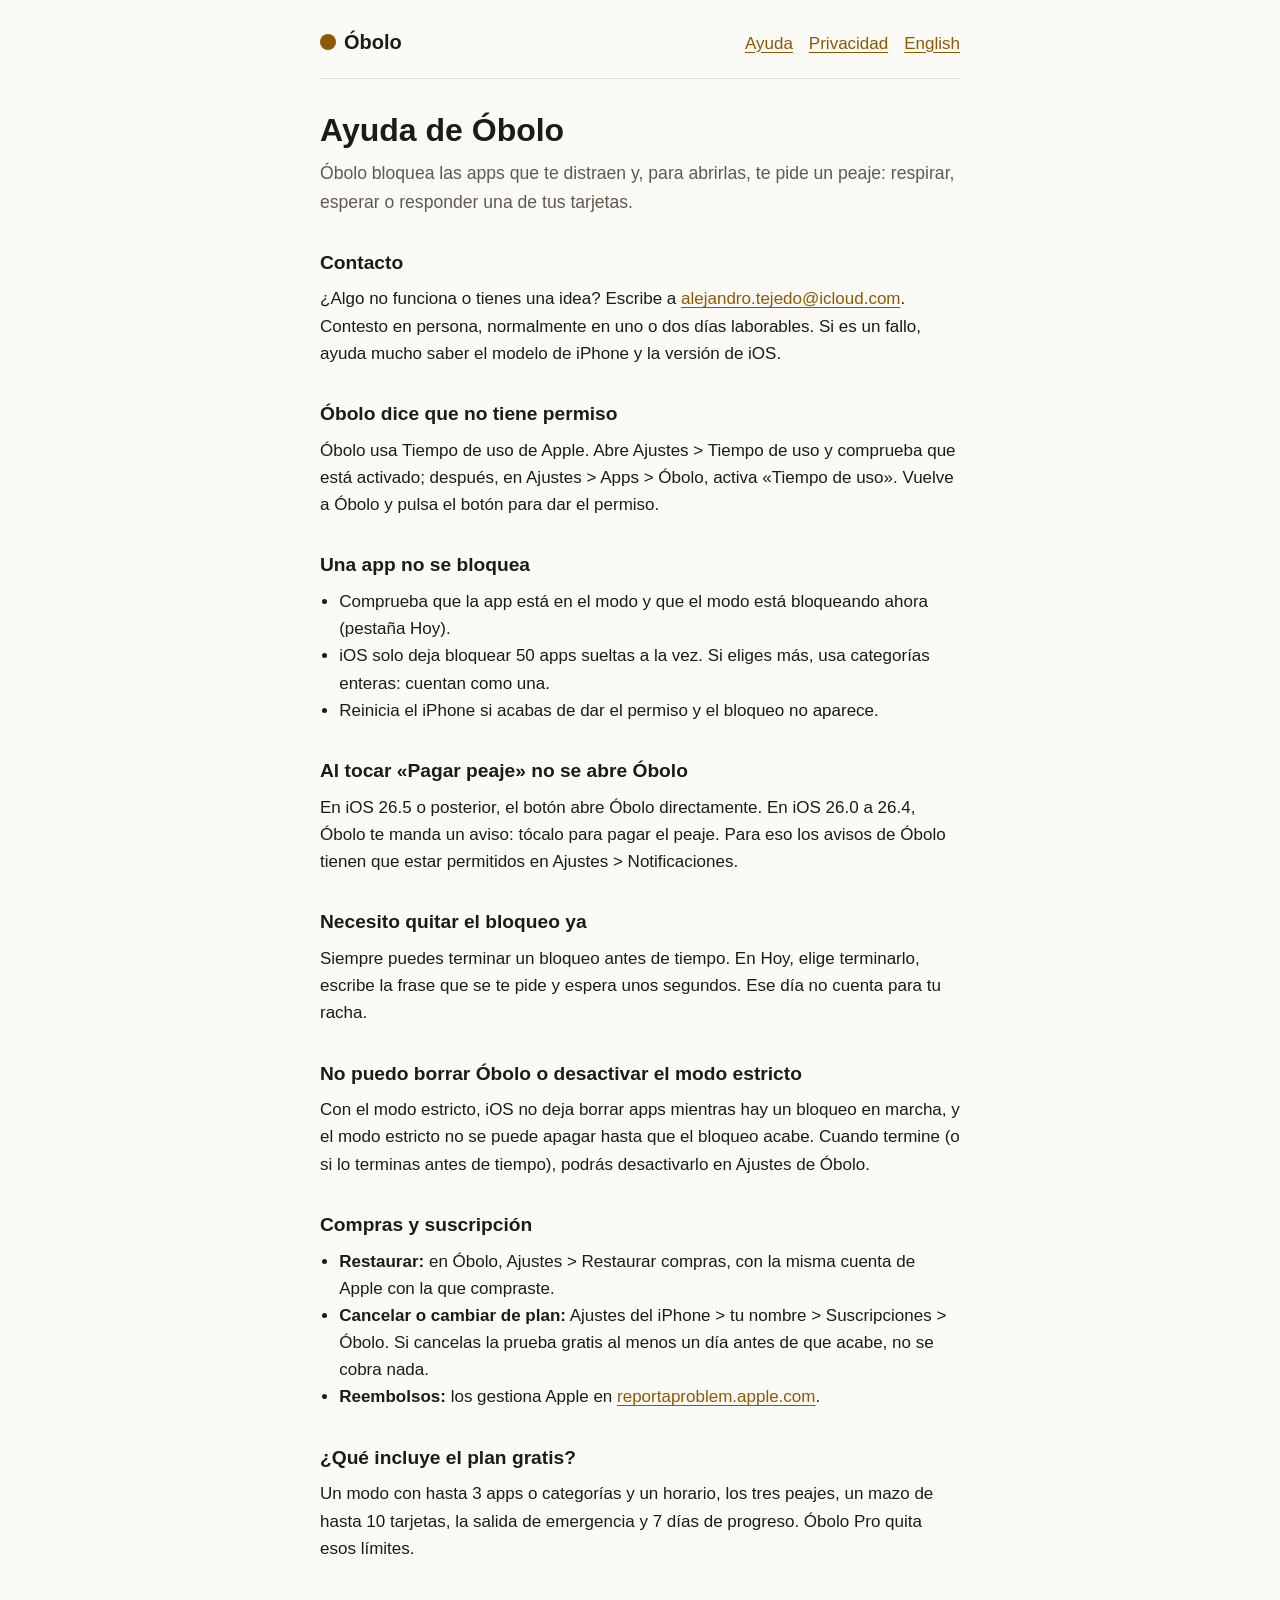
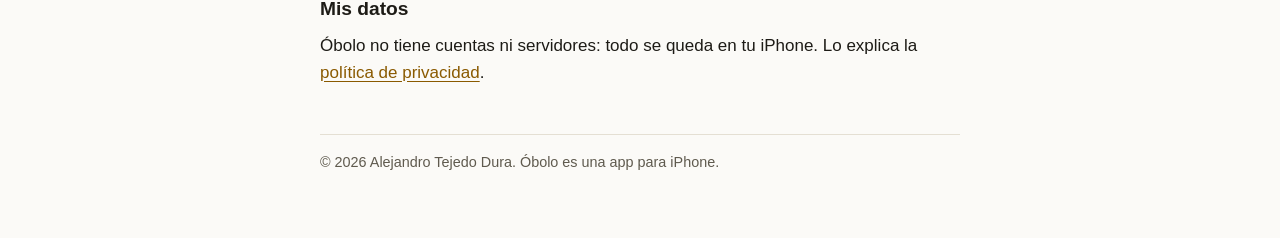
<file: index.html>
<!doctype html>
<html lang="es">
<head>
<meta charset="utf-8">
<meta name="viewport" content="width=device-width, initial-scale=1">
<meta name="color-scheme" content="light dark">
<title>Ayuda de Óbolo</title>
<meta name="description" content="Ayuda y contacto de Óbolo, el bloqueador de apps con peaje para iPhone.">
<link rel="stylesheet" href="style.css">
</head>
<body>
<div class="wrap">
<header class="site">
<a class="brand" href="./">Óbolo</a>
<nav aria-label="Páginas"><a href="./">Ayuda</a><a href="privacidad/">Privacidad</a><a href="en/" lang="en" hreflang="en">English</a></nav>
</header>
<main>
<h1>Ayuda de Óbolo</h1>
<p class="lead">Óbolo bloquea las apps que te distraen y, para abrirlas, te pide un peaje: respirar, esperar o responder una de tus tarjetas.</p>
<h2>Contacto</h2>
<p>¿Algo no funciona o tienes una idea? Escribe a <a href="mailto:alejandro.tejedo@icloud.com">alejandro.tejedo@icloud.com</a>. Contesto en persona, normalmente en uno o dos días laborables. Si es un fallo, ayuda mucho saber el modelo de iPhone y la versión de iOS.</p>
<h2>Óbolo dice que no tiene permiso</h2>
<p>Óbolo usa Tiempo de uso de Apple. Abre Ajustes &gt; Tiempo de uso y comprueba que está activado; después, en Ajustes &gt; Apps &gt; Óbolo, activa «Tiempo de uso». Vuelve a Óbolo y pulsa el botón para dar el permiso.</p>
<h2>Una app no se bloquea</h2>
<ul>
<li>Comprueba que la app está en el modo y que el modo está bloqueando ahora (pestaña Hoy).</li>
<li>iOS solo deja bloquear 50 apps sueltas a la vez. Si eliges más, usa categorías enteras: cuentan como una.</li>
<li>Reinicia el iPhone si acabas de dar el permiso y el bloqueo no aparece.</li>
</ul>
<h2>Al tocar «Pagar peaje» no se abre Óbolo</h2>
<p>En iOS 26.5 o posterior, el botón abre Óbolo directamente. En iOS 26.0 a 26.4, Óbolo te manda un aviso: tócalo para pagar el peaje. Para eso los avisos de Óbolo tienen que estar permitidos en Ajustes &gt; Notificaciones.</p>
<h2>Necesito quitar el bloqueo ya</h2>
<p>Siempre puedes terminar un bloqueo antes de tiempo. En Hoy, elige terminarlo, escribe la frase que se te pide y espera unos segundos. Ese día no cuenta para tu racha.</p>
<h2>No puedo borrar Óbolo o desactivar el modo estricto</h2>
<p>Con el modo estricto, iOS no deja borrar apps mientras hay un bloqueo en marcha, y el modo estricto no se puede apagar hasta que el bloqueo acabe. Cuando termine (o si lo terminas antes de tiempo), podrás desactivarlo en Ajustes de Óbolo.</p>
<h2>Compras y suscripción</h2>
<ul>
<li><strong>Restaurar:</strong> en Óbolo, Ajustes &gt; Restaurar compras, con la misma cuenta de Apple con la que compraste.</li>
<li><strong>Cancelar o cambiar de plan:</strong> Ajustes del iPhone &gt; tu nombre &gt; Suscripciones &gt; Óbolo. Si cancelas la prueba gratis al menos un día antes de que acabe, no se cobra nada.</li>
<li><strong>Reembolsos:</strong> los gestiona Apple en <a href="https://reportaproblem.apple.com">reportaproblem.apple.com</a>.</li>
</ul>
<h2>¿Qué incluye el plan gratis?</h2>
<p>Un modo con hasta 3 apps o categorías y un horario, los tres peajes, un mazo de hasta 10 tarjetas, la salida de emergencia y 7 días de progreso. Óbolo Pro quita esos límites.</p>
<h2>Mis datos</h2>
<p>Óbolo no tiene cuentas ni servidores: todo se queda en tu iPhone. Lo explica la <a href="privacidad/">política de privacidad</a>.</p>
</main>
<footer>© 2026 Alejandro Tejedo Dura. Óbolo es una app para iPhone.</footer>
</div>
</body>
</html>
</file>
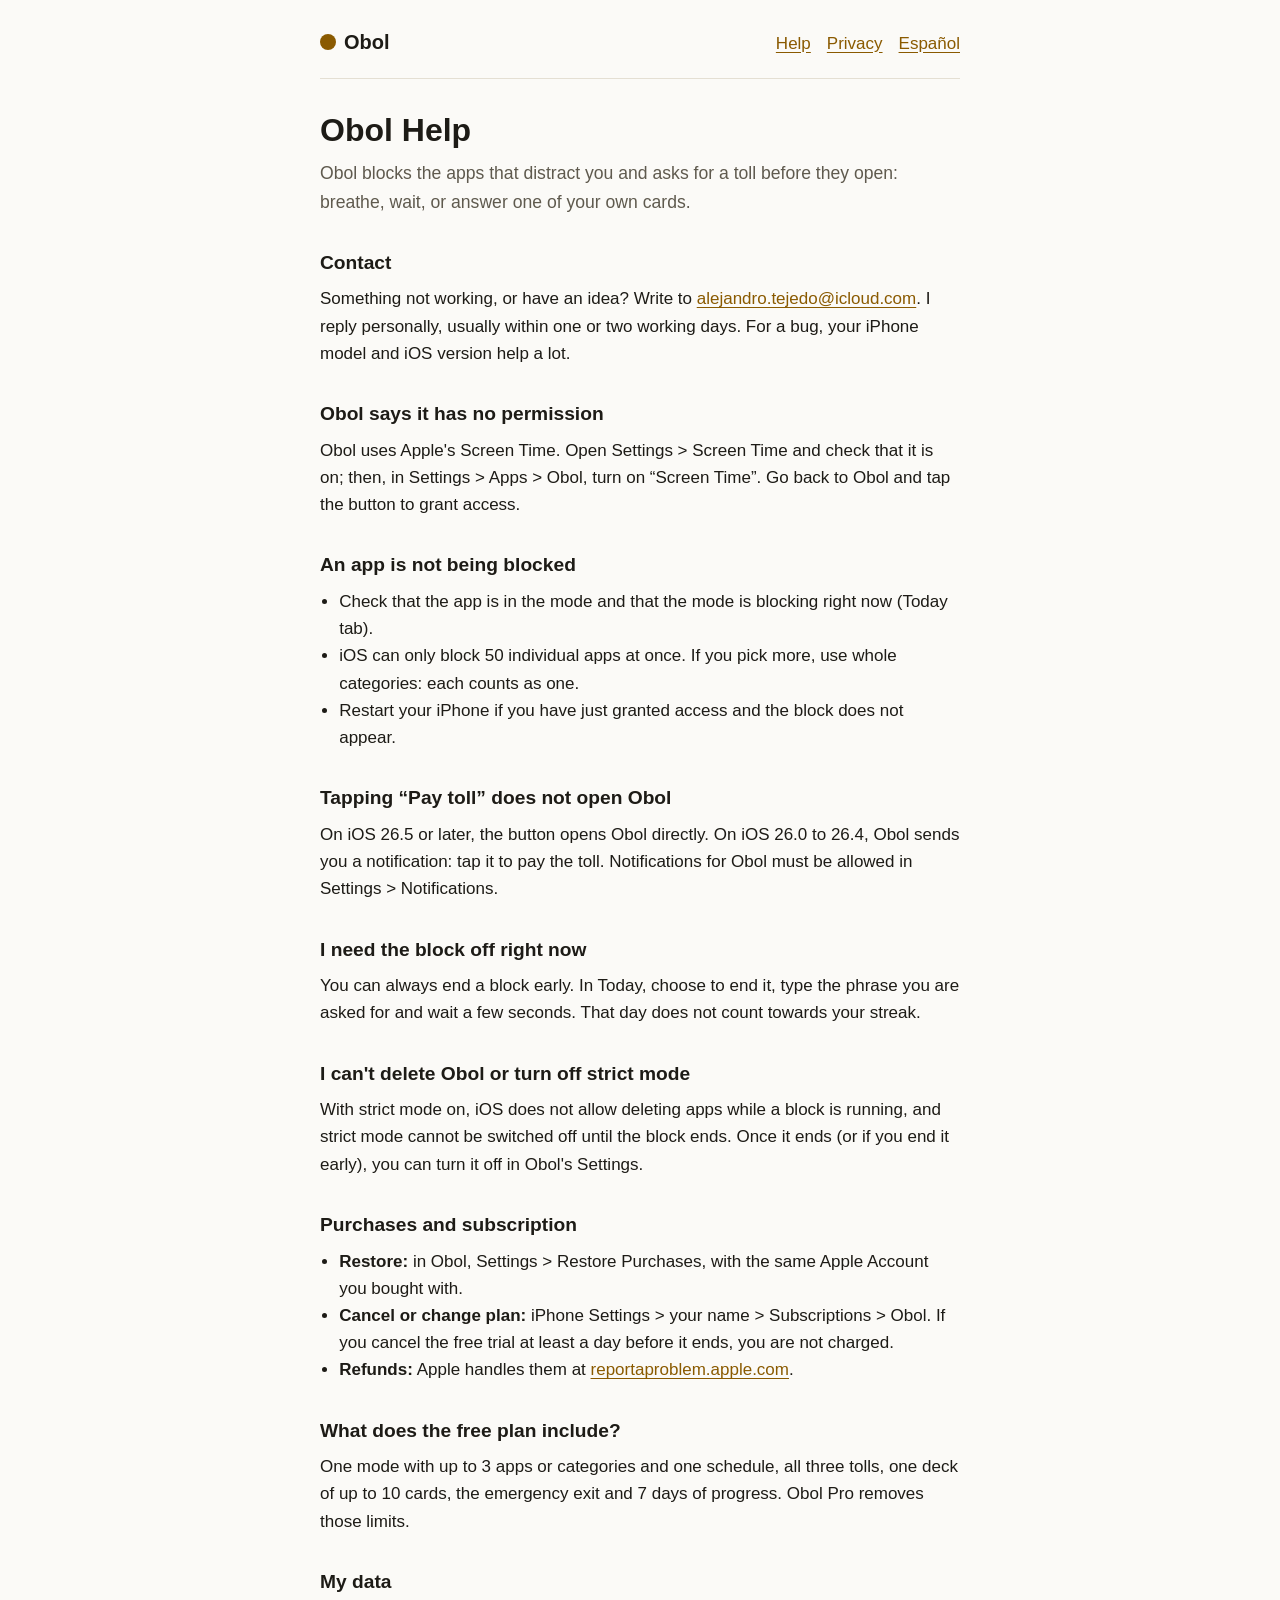
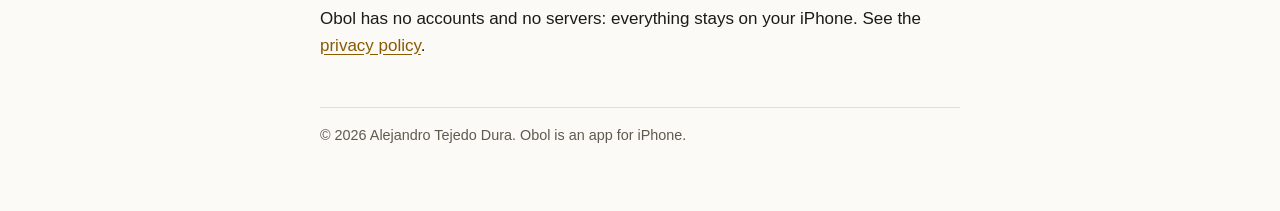
<file: en/index.html>
<!doctype html>
<html lang="en">
<head>
<meta charset="utf-8">
<meta name="viewport" content="width=device-width, initial-scale=1">
<meta name="color-scheme" content="light dark">
<title>Obol Help</title>
<meta name="description" content="Help and contact for Obol, the app blocker with a toll for iPhone.">
<link rel="stylesheet" href="../style.css">
</head>
<body>
<div class="wrap">
<header class="site">
<a class="brand" href="./">Obol</a>
<nav aria-label="Pages"><a href="./">Help</a><a href="privacy/">Privacy</a><a href="../" lang="es" hreflang="es">Español</a></nav>
</header>
<main>
<h1>Obol Help</h1>
<p class="lead">Obol blocks the apps that distract you and asks for a toll before they open: breathe, wait, or answer one of your own cards.</p>
<h2>Contact</h2>
<p>Something not working, or have an idea? Write to <a href="mailto:alejandro.tejedo@icloud.com">alejandro.tejedo@icloud.com</a>. I reply personally, usually within one or two working days. For a bug, your iPhone model and iOS version help a lot.</p>
<h2>Obol says it has no permission</h2>
<p>Obol uses Apple's Screen Time. Open Settings &gt; Screen Time and check that it is on; then, in Settings &gt; Apps &gt; Obol, turn on “Screen Time”. Go back to Obol and tap the button to grant access.</p>
<h2>An app is not being blocked</h2>
<ul>
<li>Check that the app is in the mode and that the mode is blocking right now (Today tab).</li>
<li>iOS can only block 50 individual apps at once. If you pick more, use whole categories: each counts as one.</li>
<li>Restart your iPhone if you have just granted access and the block does not appear.</li>
</ul>
<h2>Tapping “Pay toll” does not open Obol</h2>
<p>On iOS 26.5 or later, the button opens Obol directly. On iOS 26.0 to 26.4, Obol sends you a notification: tap it to pay the toll. Notifications for Obol must be allowed in Settings &gt; Notifications.</p>
<h2>I need the block off right now</h2>
<p>You can always end a block early. In Today, choose to end it, type the phrase you are asked for and wait a few seconds. That day does not count towards your streak.</p>
<h2>I can't delete Obol or turn off strict mode</h2>
<p>With strict mode on, iOS does not allow deleting apps while a block is running, and strict mode cannot be switched off until the block ends. Once it ends (or if you end it early), you can turn it off in Obol's Settings.</p>
<h2>Purchases and subscription</h2>
<ul>
<li><strong>Restore:</strong> in Obol, Settings &gt; Restore Purchases, with the same Apple Account you bought with.</li>
<li><strong>Cancel or change plan:</strong> iPhone Settings &gt; your name &gt; Subscriptions &gt; Obol. If you cancel the free trial at least a day before it ends, you are not charged.</li>
<li><strong>Refunds:</strong> Apple handles them at <a href="https://reportaproblem.apple.com">reportaproblem.apple.com</a>.</li>
</ul>
<h2>What does the free plan include?</h2>
<p>One mode with up to 3 apps or categories and one schedule, all three tolls, one deck of up to 10 cards, the emergency exit and 7 days of progress. Obol Pro removes those limits.</p>
<h2>My data</h2>
<p>Obol has no accounts and no servers: everything stays on your iPhone. See the <a href="privacy/">privacy policy</a>.</p>
</main>
<footer>© 2026 Alejandro Tejedo Dura. Obol is an app for iPhone.</footer>
</div>
</body>
</html>
</file>
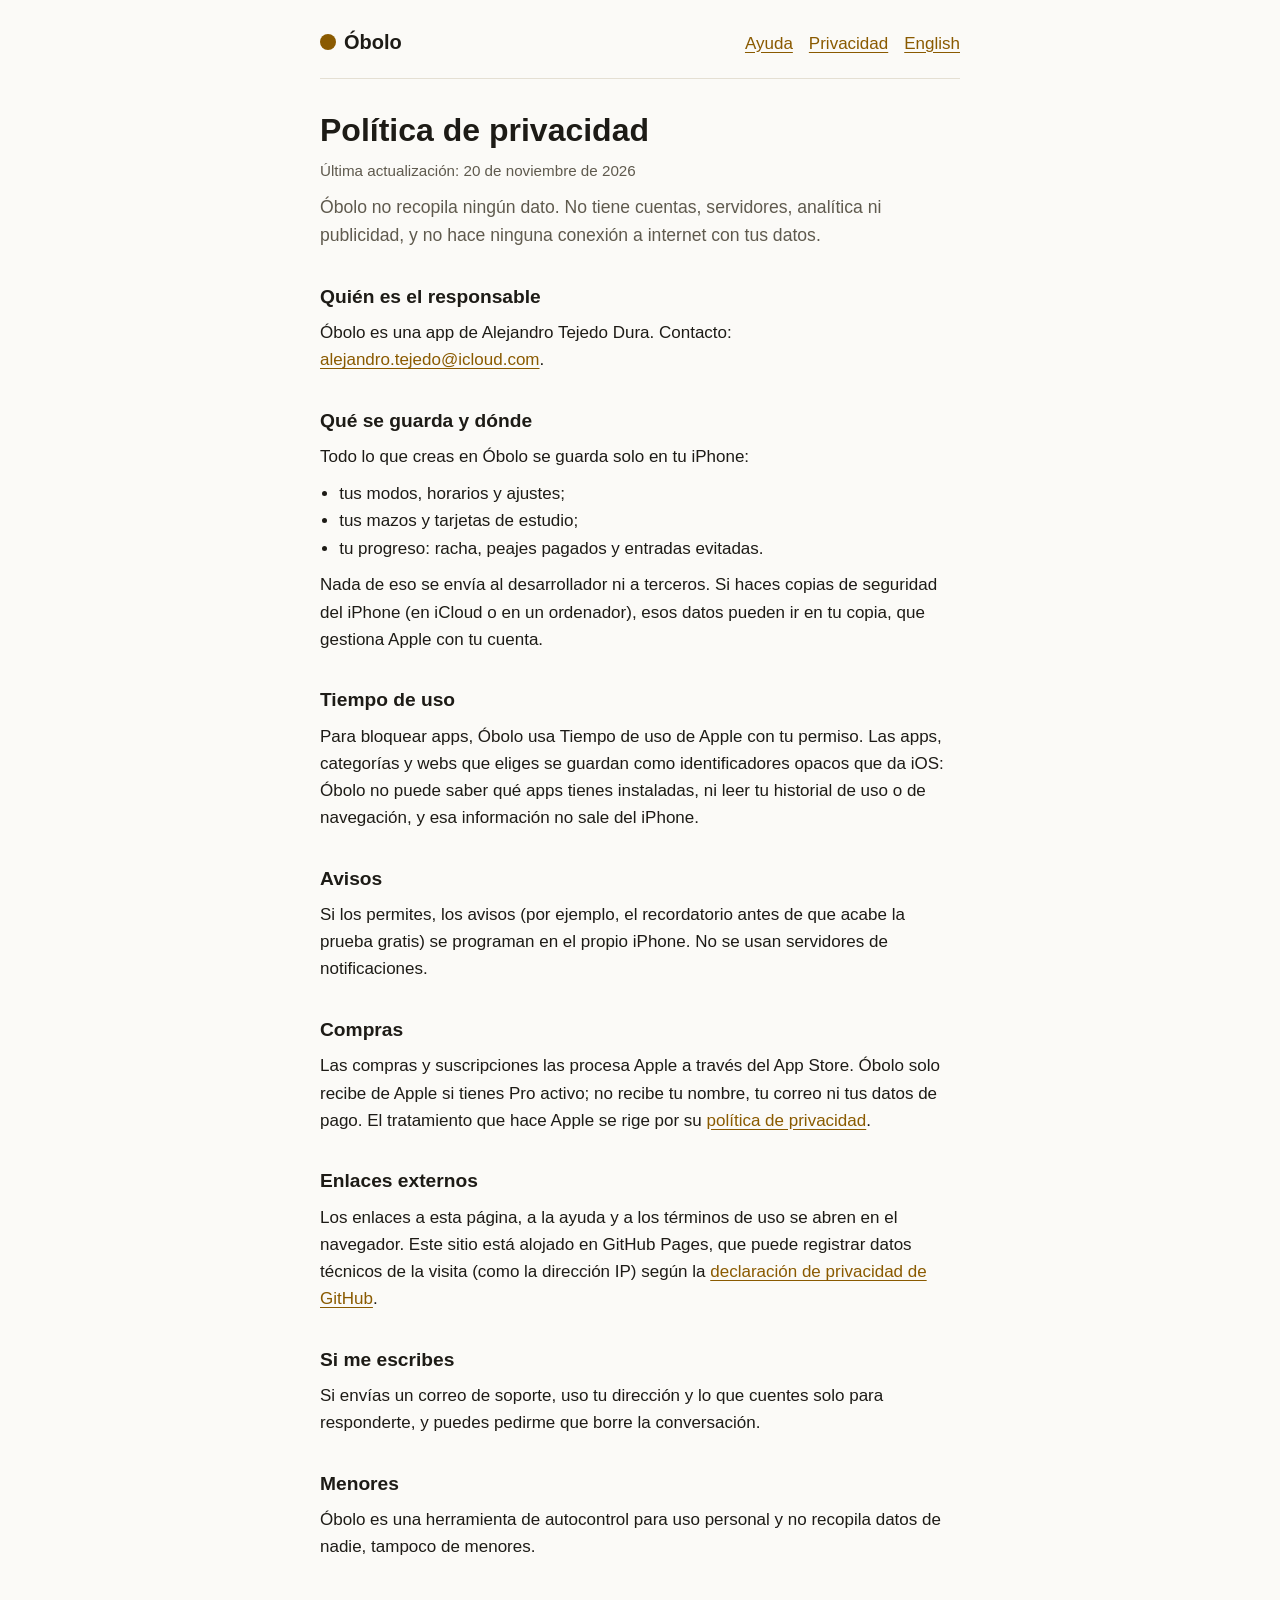
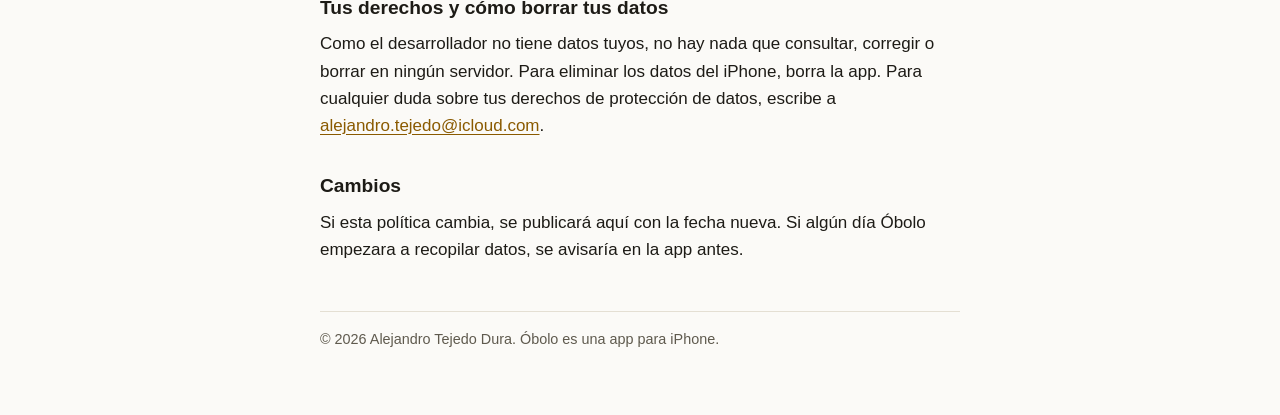
<file: privacidad/index.html>
<!doctype html>
<html lang="es">
<head>
<meta charset="utf-8">
<meta name="viewport" content="width=device-width, initial-scale=1">
<meta name="color-scheme" content="light dark">
<title>Política de privacidad de Óbolo</title>
<meta name="description" content="Óbolo no recopila ningún dato: sin cuentas, sin servidores.">
<link rel="stylesheet" href="../style.css">
</head>
<body>
<div class="wrap">
<header class="site">
<a class="brand" href="../">Óbolo</a>
<nav aria-label="Páginas"><a href="../">Ayuda</a><a href="./">Privacidad</a><a href="../en/privacy/" lang="en" hreflang="en">English</a></nav>
</header>
<main>
<h1>Política de privacidad</h1>
<p class="note">Última actualización: 20 de noviembre de 2026</p>
<p class="lead">Óbolo no recopila ningún dato. No tiene cuentas, servidores, analítica ni publicidad, y no hace ninguna conexión a internet con tus datos.</p>
<h2>Quién es el responsable</h2>
<p>Óbolo es una app de Alejandro Tejedo Dura. Contacto: <a href="mailto:alejandro.tejedo@icloud.com">alejandro.tejedo@icloud.com</a>.</p>
<h2>Qué se guarda y dónde</h2>
<p>Todo lo que creas en Óbolo se guarda solo en tu iPhone:</p>
<ul>
<li>tus modos, horarios y ajustes;</li>
<li>tus mazos y tarjetas de estudio;</li>
<li>tu progreso: racha, peajes pagados y entradas evitadas.</li>
</ul>
<p>Nada de eso se envía al desarrollador ni a terceros. Si haces copias de seguridad del iPhone (en iCloud o en un ordenador), esos datos pueden ir en tu copia, que gestiona Apple con tu cuenta.</p>
<h2>Tiempo de uso</h2>
<p>Para bloquear apps, Óbolo usa Tiempo de uso de Apple con tu permiso. Las apps, categorías y webs que eliges se guardan como identificadores opacos que da iOS: Óbolo no puede saber qué apps tienes instaladas, ni leer tu historial de uso o de navegación, y esa información no sale del iPhone.</p>
<h2>Avisos</h2>
<p>Si los permites, los avisos (por ejemplo, el recordatorio antes de que acabe la prueba gratis) se programan en el propio iPhone. No se usan servidores de notificaciones.</p>
<h2>Compras</h2>
<p>Las compras y suscripciones las procesa Apple a través del App Store. Óbolo solo recibe de Apple si tienes Pro activo; no recibe tu nombre, tu correo ni tus datos de pago. El tratamiento que hace Apple se rige por su <a href="https://www.apple.com/legal/privacy/">política de privacidad</a>.</p>
<h2>Enlaces externos</h2>
<p>Los enlaces a esta página, a la ayuda y a los términos de uso se abren en el navegador. Este sitio está alojado en GitHub Pages, que puede registrar datos técnicos de la visita (como la dirección IP) según la <a href="https://docs.github.com/es/site-policy/privacy-policies/github-general-privacy-statement">declaración de privacidad de GitHub</a>.</p>
<h2>Si me escribes</h2>
<p>Si envías un correo de soporte, uso tu dirección y lo que cuentes solo para responderte, y puedes pedirme que borre la conversación.</p>
<h2>Menores</h2>
<p>Óbolo es una herramienta de autocontrol para uso personal y no recopila datos de nadie, tampoco de menores.</p>
<h2>Tus derechos y cómo borrar tus datos</h2>
<p>Como el desarrollador no tiene datos tuyos, no hay nada que consultar, corregir o borrar en ningún servidor. Para eliminar los datos del iPhone, borra la app. Para cualquier duda sobre tus derechos de protección de datos, escribe a <a href="mailto:alejandro.tejedo@icloud.com">alejandro.tejedo@icloud.com</a>.</p>
<h2>Cambios</h2>
<p>Si esta política cambia, se publicará aquí con la fecha nueva. Si algún día Óbolo empezara a recopilar datos, se avisaría en la app antes.</p>
</main>
<footer>© 2026 Alejandro Tejedo Dura. Óbolo es una app para iPhone.</footer>
</div>
</body>
</html>
</file>
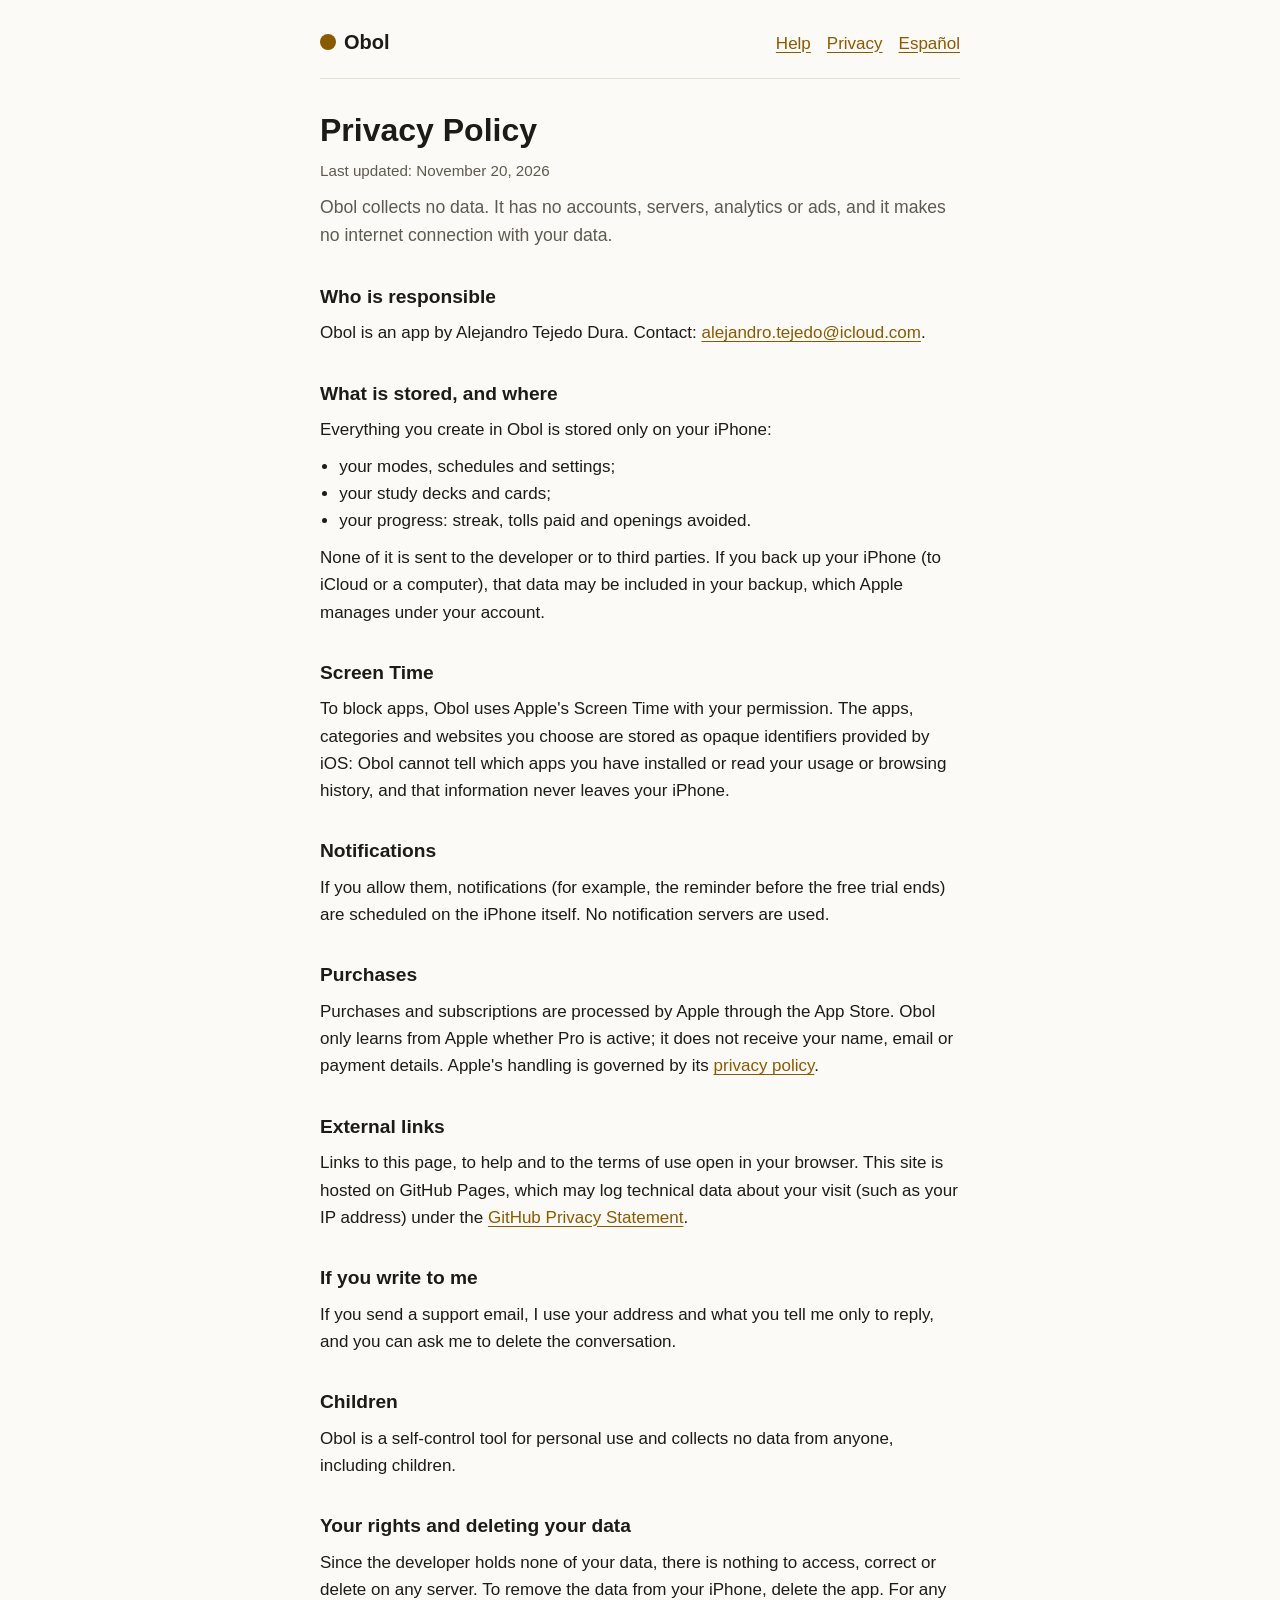
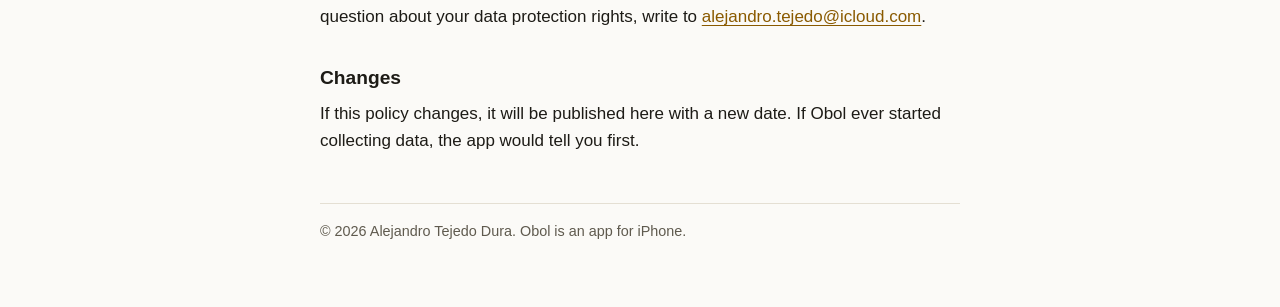
<file: en/privacy/index.html>
<!doctype html>
<html lang="en">
<head>
<meta charset="utf-8">
<meta name="viewport" content="width=device-width, initial-scale=1">
<meta name="color-scheme" content="light dark">
<title>Obol Privacy Policy</title>
<meta name="description" content="Obol collects no data: no accounts, no servers.">
<link rel="stylesheet" href="../../style.css">
</head>
<body>
<div class="wrap">
<header class="site">
<a class="brand" href="../">Obol</a>
<nav aria-label="Pages"><a href="../">Help</a><a href="./">Privacy</a><a href="../../privacidad/" lang="es" hreflang="es">Español</a></nav>
</header>
<main>
<h1>Privacy Policy</h1>
<p class="note">Last updated: November 20, 2026</p>
<p class="lead">Obol collects no data. It has no accounts, servers, analytics or ads, and it makes no internet connection with your data.</p>
<h2>Who is responsible</h2>
<p>Obol is an app by Alejandro Tejedo Dura. Contact: <a href="mailto:alejandro.tejedo@icloud.com">alejandro.tejedo@icloud.com</a>.</p>
<h2>What is stored, and where</h2>
<p>Everything you create in Obol is stored only on your iPhone:</p>
<ul>
<li>your modes, schedules and settings;</li>
<li>your study decks and cards;</li>
<li>your progress: streak, tolls paid and openings avoided.</li>
</ul>
<p>None of it is sent to the developer or to third parties. If you back up your iPhone (to iCloud or a computer), that data may be included in your backup, which Apple manages under your account.</p>
<h2>Screen Time</h2>
<p>To block apps, Obol uses Apple's Screen Time with your permission. The apps, categories and websites you choose are stored as opaque identifiers provided by iOS: Obol cannot tell which apps you have installed or read your usage or browsing history, and that information never leaves your iPhone.</p>
<h2>Notifications</h2>
<p>If you allow them, notifications (for example, the reminder before the free trial ends) are scheduled on the iPhone itself. No notification servers are used.</p>
<h2>Purchases</h2>
<p>Purchases and subscriptions are processed by Apple through the App Store. Obol only learns from Apple whether Pro is active; it does not receive your name, email or payment details. Apple's handling is governed by its <a href="https://www.apple.com/legal/privacy/">privacy policy</a>.</p>
<h2>External links</h2>
<p>Links to this page, to help and to the terms of use open in your browser. This site is hosted on GitHub Pages, which may log technical data about your visit (such as your IP address) under the <a href="https://docs.github.com/en/site-policy/privacy-policies/github-general-privacy-statement">GitHub Privacy Statement</a>.</p>
<h2>If you write to me</h2>
<p>If you send a support email, I use your address and what you tell me only to reply, and you can ask me to delete the conversation.</p>
<h2>Children</h2>
<p>Obol is a self-control tool for personal use and collects no data from anyone, including children.</p>
<h2>Your rights and deleting your data</h2>
<p>Since the developer holds none of your data, there is nothing to access, correct or delete on any server. To remove the data from your iPhone, delete the app. For any question about your data protection rights, write to <a href="mailto:alejandro.tejedo@icloud.com">alejandro.tejedo@icloud.com</a>.</p>
<h2>Changes</h2>
<p>If this policy changes, it will be published here with a new date. If Obol ever started collecting data, the app would tell you first.</p>
</main>
<footer>© 2026 Alejandro Tejedo Dura. Obol is an app for iPhone.</footer>
</div>
</body>
</html>
</file>
<file: style.css>
:root {
  --bg-light: #fbfaf7; --bg-dark: #14130f;
  --text-light: #1d1b16; --text-dark: #f1eee6;
  --muted-light: #5f5a4e; --muted-dark: #b3ad9f;
  --accent-light: #8a5a00; --accent-dark: #f2b33d;
  --line-light: #e4dfd3; --line-dark: #34312a;
  --bg: var(--bg-light); --text: var(--text-light); --muted: var(--muted-light);
  --accent: var(--accent-light); --line: var(--line-light);
  color-scheme: light dark;
}
@media (prefers-color-scheme: dark) {
  :root {
    --bg: var(--bg-dark); --text: var(--text-dark); --muted: var(--muted-dark);
    --accent: var(--accent-dark); --line: var(--line-dark);
  }
}
* { box-sizing: border-box; }
html { -webkit-text-size-adjust: 100%; }
body {
  margin: 0; background: var(--bg); color: var(--text);
  font: 17px/1.6 -apple-system, BlinkMacSystemFont, "SF Pro Text", "Segoe UI", Roboto, sans-serif;
}
.wrap { max-width: 42rem; margin: 0 auto; padding: 1.5rem 1rem 4rem; }
header.site { display: flex; flex-wrap: wrap; gap: .5rem 1.25rem; align-items: baseline;
  justify-content: space-between; padding-bottom: 1rem; border-bottom: 1px solid var(--line); }
.brand { font-weight: 700; font-size: 1.25rem; color: var(--text); text-decoration: none; }
.brand::before { content: ""; display: inline-block; width: .8em; height: .8em; margin-right: .4em;
  border-radius: 50%; background: var(--accent); vertical-align: -0.05em; }
nav { display: flex; flex-wrap: wrap; gap: .25rem 1rem; }
a { color: var(--accent); text-underline-offset: .15em; }
nav a { padding: .35rem 0; }
h1 { font-size: 2rem; line-height: 1.2; margin: 2rem 0 .5rem; text-wrap: balance; }
h2 { font-size: 1.2rem; line-height: 1.3; margin: 2.2rem 0 .4rem; }
p, ul { margin: .6rem 0; }
ul { padding-left: 1.2rem; }
.lead { font-size: 1.1rem; color: var(--muted); }
.note { color: var(--muted); font-size: .95rem; }
footer { margin-top: 3rem; padding-top: 1rem; border-top: 1px solid var(--line); color: var(--muted); font-size: .9rem; }
</file>
